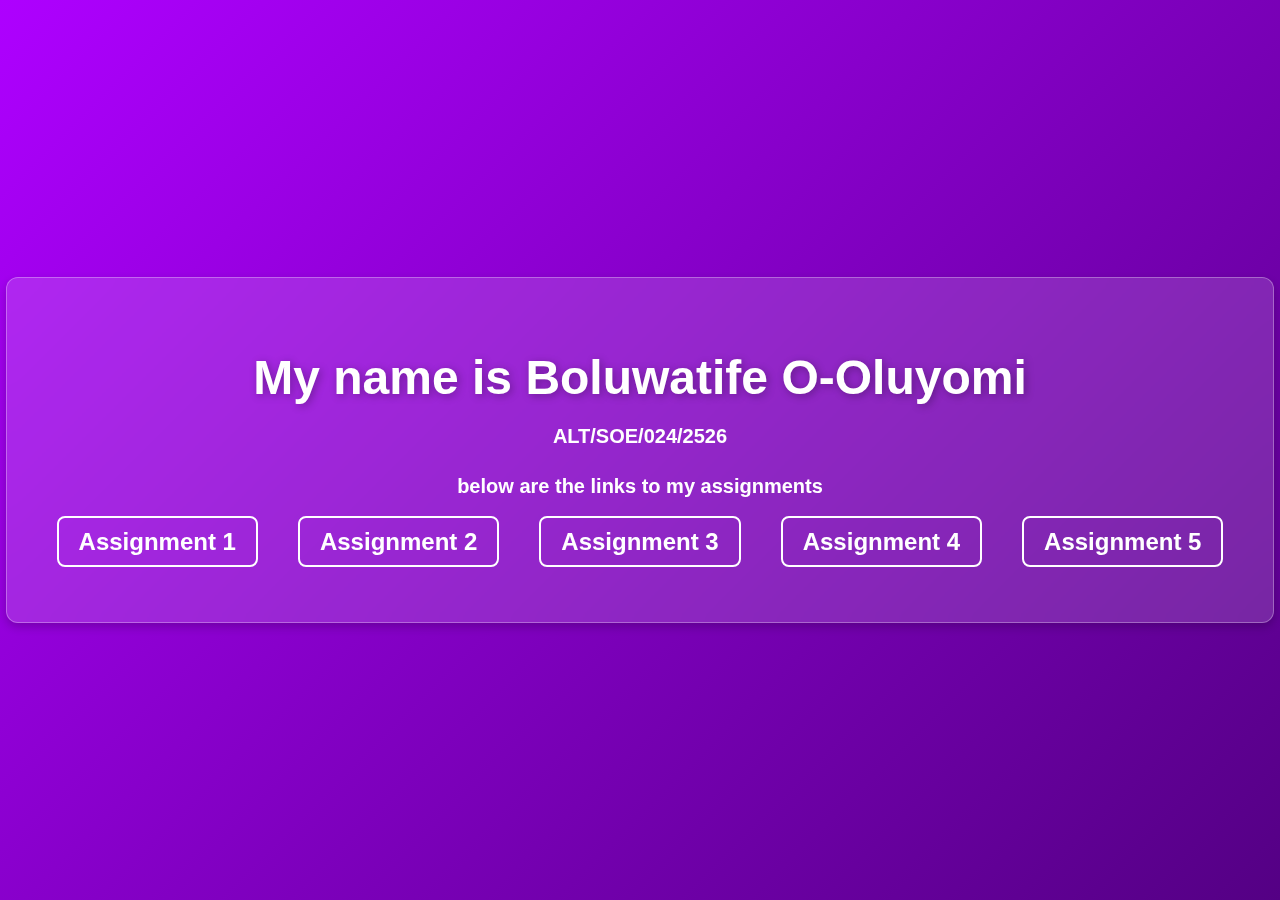
<file: all-projects/index.html>
<!DOCTYPE html>
<html lang="en">
<head>
    <meta charset="UTF-8">
    <meta name="viewport" content="width=device-width, initial-scale=1.0">
    <title>My Projects</title>
    <style>
        body {
        margin: 0;
        padding: 0;
        background: linear-gradient(135deg, #ae00ff, #540084);
        font-family: Arial, sans-serif;
        display: flex;
        justify-content: center;
        align-items: center;
        min-height: 100vh;
        }

        .container {
        text-align: center;
        padding: 40px;
        background: rgba(255, 255, 255, 0.15);
        border: 1px solid rgba(255, 255, 255, 0.3);
        border-radius: 12px;
        box-shadow: 0 4px 10px rgba(0, 0, 0, 0.2);
        backdrop-filter: blur(10px);
        }

        h1 {
        color: #fff;
        margin-bottom: 20px;
        font-size: 3em;
        text-shadow: 2px 2px 8px rgba(0, 0, 0, 0.3);
        }

        h3,h4{
            color: #fff;
            margin-bottom: 20px;
            font-size: 20px;
        }
        ul {
        list-style: none;
        padding: 0;
        display: flex;
        flex-wrap: wrap;
        justify-content: center;
        gap: 20px;
        }

        li {
        margin: 10px;
        }

        a {
        text-decoration: none;
        color: #fff;
        font-size: 1.5em;
        font-weight: bold;
        padding: 10px 20px;
        border: 2px solid #fff;
        border-radius: 8px;
        transition: all 0.3s ease;
        }

        a:hover {
        background: #fff;
        color: #ae00ff;
        transform: translateY(-5px);
        }
    </style>
</head>
<body>
  <div class="container">
    <h1>My name is Boluwatife O-Oluyomi </h1>
    <h3> ALT/SOE/024/2526</h3>
    <h4> below are the links to my assignments </h4>
    <ul>
      <li><a href="assi/">Assignment 1</a></li>
      <li><a href="ass2/">Assignment 2</a></li>
      <li><a href="ass3/">Assignment 3</a></li>
      <li><a href="ass4/">Assignment 4</a></li>
      <li><a href="ass5/">Assignment 5</a></li>
    </ul>
  </div>
</body>
</html>
</file>
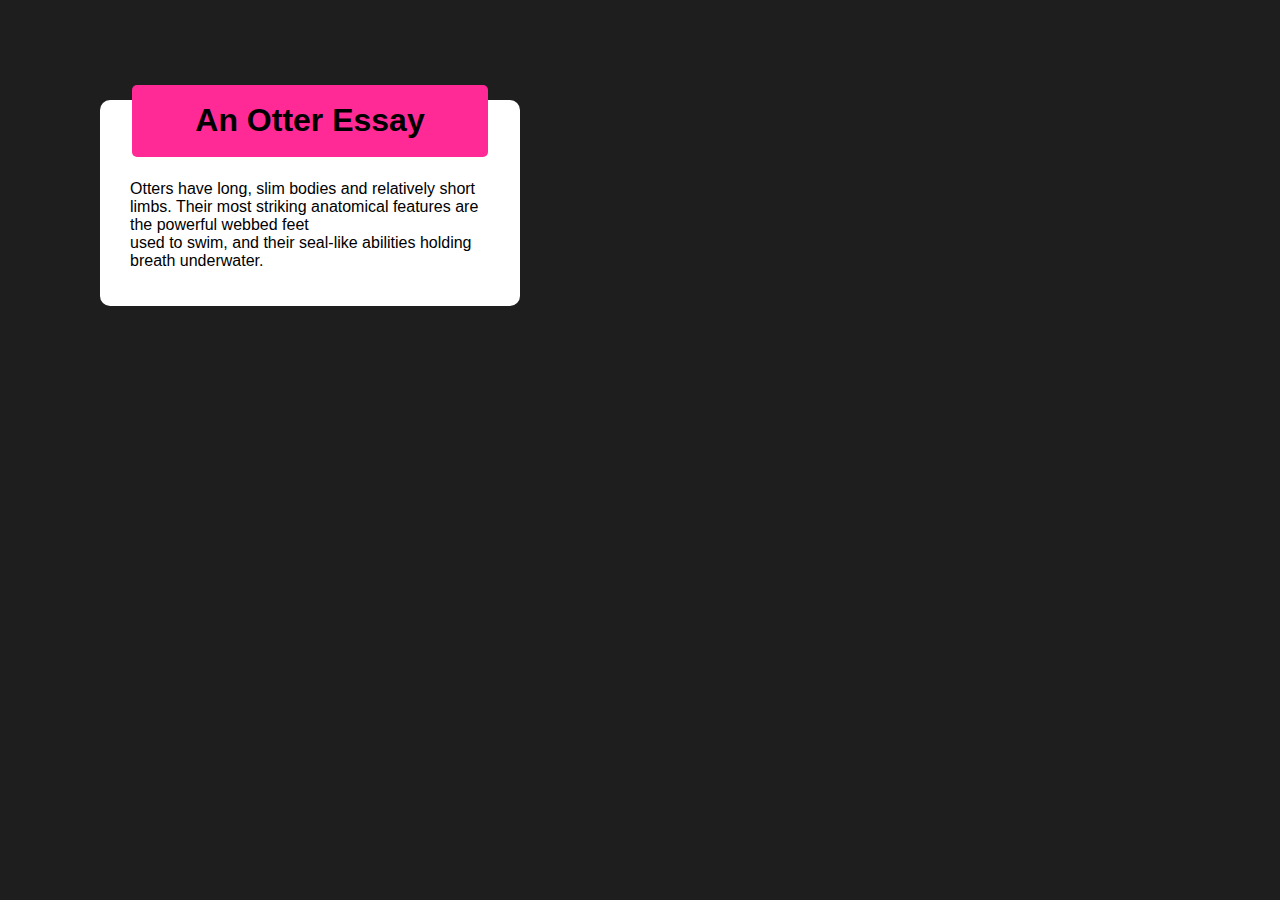
<file: ass1/Index.html>
<!DOCTYPE html>
<html lang="en">
<head>
    <meta charset="UTF-8">
    <meta name="viewport" content="width=device-width, initial-scale=1.0">
    <title>CSS ASSIGNMENT 1</title>
    <link rel="stylesheet" href="style.css">

</head>
<body>
    <section class="container">
        <div class="content">
            <div class="heading">An Otter Essay</div>
            <div class="main">
                <p class="main">Otters have long, slim bodies and relatively short limbs. Their most striking anatomical features are the powerful webbed feet <br> used to swim, and their seal-like abilities holding breath underwater.</p>
            </div>
        </div>
    </section>
</body>
</html>
</file>
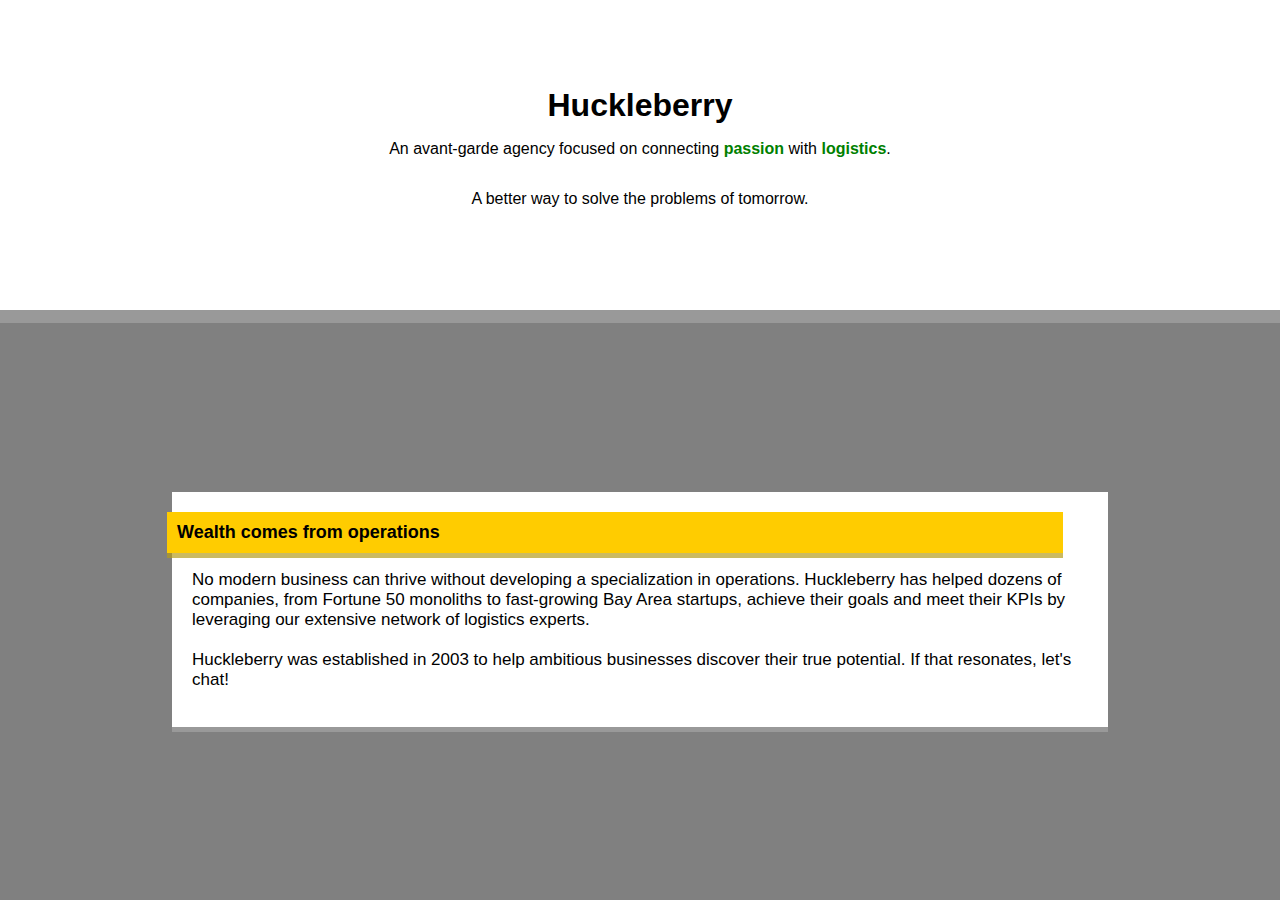
<file: ass2/index.html>
<!DOCTYPE html>
<html lang="en">
<head>
    <meta charset="UTF-8">
    <meta name="viewport" content="width=device-width, initial-scale=1.0">
    <title>Document</title>
    <link rel="stylesheet" href="style.css">
</head>
<body>
    <div class="container">
        <div class="header">
            <h1>Huckleberry</h1>
            <p>An avant-garde agency focused on connecting <span class="highlight">passion</span> with <span class="highlight">logistics</span>.</p>
            <p>A better way to solve the problems of tomorrow.</p>
        </div>
        <div class="main">
            <div class="content">
                <div class="banner">Wealth comes from operations</div>
                <p>No modern business can thrive without developing a specialization in operations.
                    Huckleberry has helped dozens of companies, from Fortune 50 monoliths to fast-growing Bay Area startups,
                    achieve their goals and meet their KPIs by leveraging our extensive network of logistics experts.
                    <br><br>
                    Huckleberry was established in 2003 to help ambitious businesses discover their true potential. If that resonates, let's chat!</p>
            </div>

        </div>
    </div>
</body>
</html>
</file>
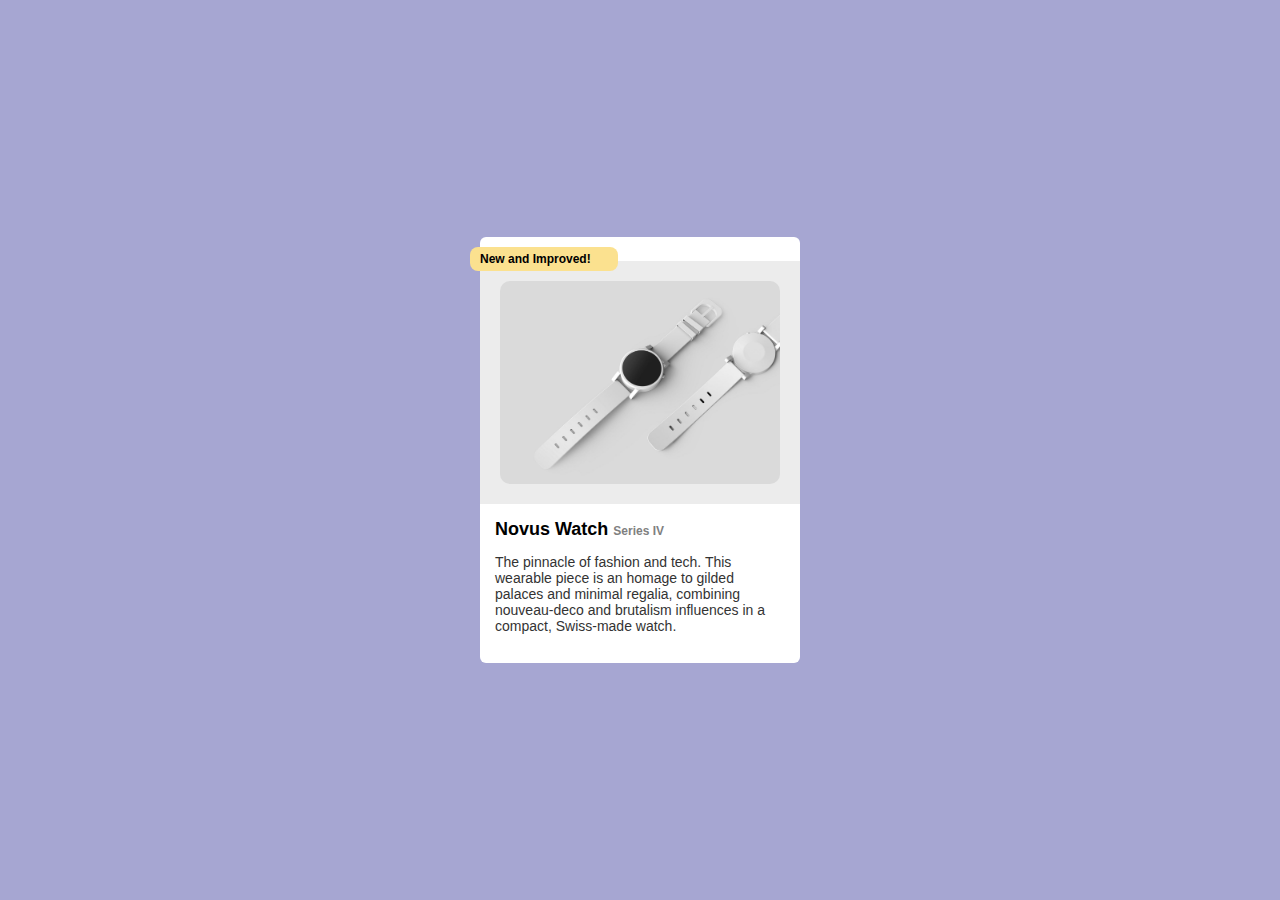
<file: ass3/index.html>
<!DOCTYPE html>
<html lang="en">
<head>
    <meta charset="UTF-8">
    <meta name="viewport" content="width=device-width, initial-scale=1.0">
    <title>Product Card</title>
    <link rel="stylesheet" href="style.css">
</head>
<body>
    <div class="card">
        <div class="badge">New and Improved!</div>
        <div class="image-container">
            <img src="image.png" alt="Novus Watch Series IV">
        </div>
        <div class="content">
            <div class="title">Novus Watch <span class="subtitle">Series IV</span></div>
            <div class="description">
                <p>The pinnacle of fashion and tech. This wearable piece is an homage to gilded palaces and minimal regalia, combining nouveau-deco and brutalism influences in a compact, Swiss-made watch.</p>
            </div>
        </div>
    </div>
</body>
</html>
</file>
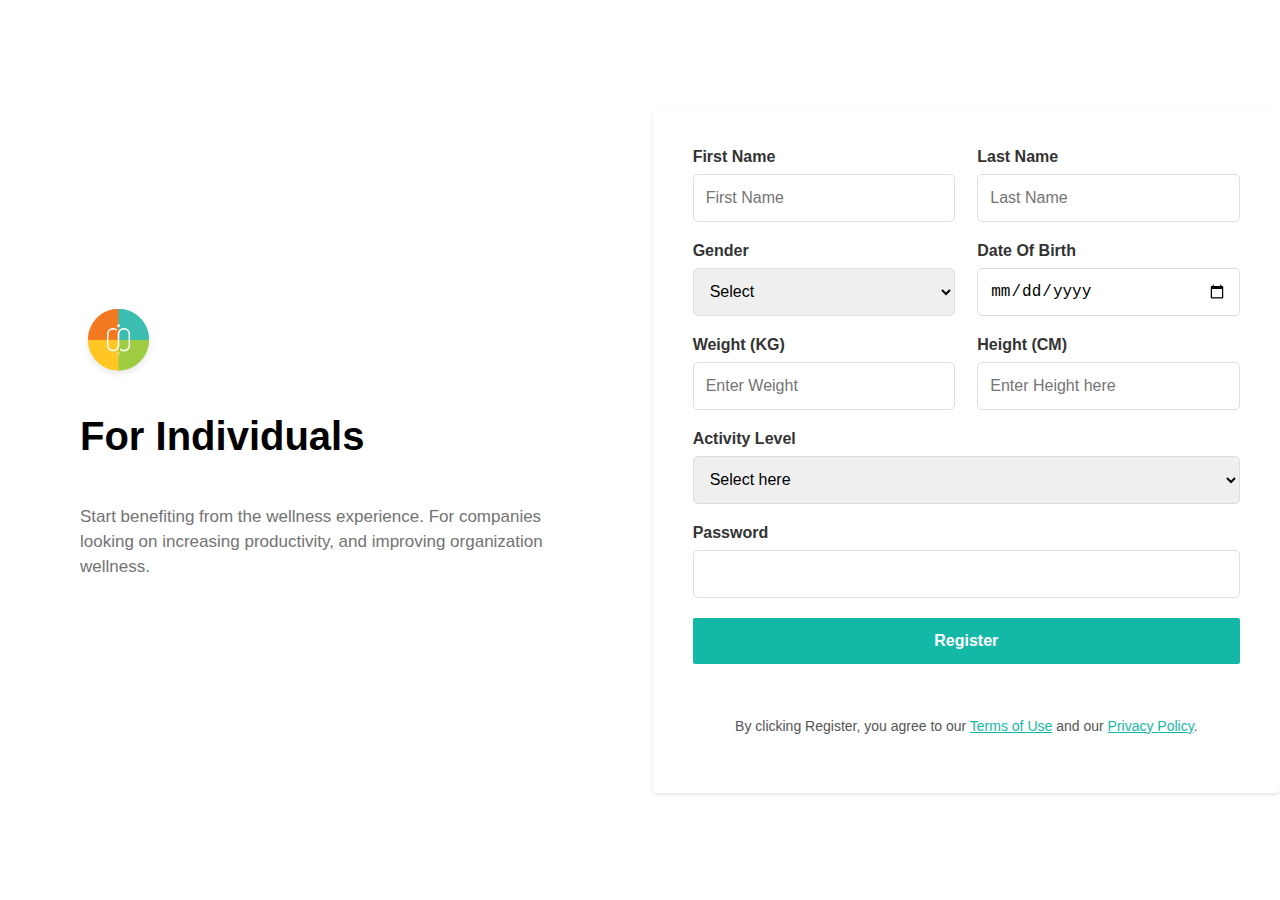
<file: ass4/index.html>
<!DOCTYPE html>
<html lang="en">

<head>
    <meta charset="UTF-8">
    <meta name="viewport" content="width=device-width, initial-scale=1.0">
    <title>Responsive Form</title>
    <link rel="stylesheet" href="style.css">
</head>

<body>
    <div class="container">
        <div class="left-container">
            <img src="Logo.png" alt="Wellness Experience Logo">
            <h1>For Individuals</h1>
            <p>Start benefiting from the wellness experience. For companies looking on increasing productivity, and
                improving organization wellness.</p>
        </div>
        <div class="form-container">
            <form id="reg-form">
                <div class="form-group">
                    <label for="FirstName">First Name</label>
                    <input type="text" id="firstname" name="FirstName" placeholder="First Name" required>
                </div>

                <div class="form-group">
                    <label for="LastName">Last Name</label>
                    <input type="text" id="lastname" name="LastName" placeholder="Last Name" required>
                </div>

                <div class="form-group">
                    <label for="Gender">Gender</label>
                    <select id="gender" name="Gender" required>
                        <option value="">Select</option>
                        <option value="male">Male</option>
                        <option value="female">Female</option>
                        <option value="other">Other</option>
                    </select>
                </div>

                <div class="form-group">
                    <label for="DateOfBirth">Date Of Birth</label>
                    <input type="date" id="dateofbirth" name="DateOfBirth" required>
                </div>

                <div class="form-group">
                    <label for="Weight">Weight (KG)</label>
                    <input type="number" id="weight" name="Weight" placeholder="Enter Weight" required>
                </div>

                <div class="form-group">
                    <label for="Height">Height (CM)</label>
                    <input type="number" id="height" name="Height" placeholder="Enter Height here" required>
                </div>

                <div class="form-group full-width">
                    <label for="ActivityLevel">Activity Level</label>
                    <select name="ActivityLevel" id="activityLevel" required>
                        <option value="">Select here</option>
                        <option value="low">Low</option>
                        <option value="medium">Medium</option>
                        <option value="high">High</option>
                    </select>
                </div>

                <div class="form-group full-width">
                    <label for="Password">Password</label>
                    <input type="password" id="Password" name="Password" required>
                </div>

                <div class="form-group full-width">
                    <button type="submit" id="submit">Register</button>
                </div>

            </form>
            <p>By clicking Register, you agree to our <a href="#">Terms of Use</a> and our <a
                    href="#">Privacy Policy</a>.</p>
        </div>
    </div>
</body>

</html>
</file>
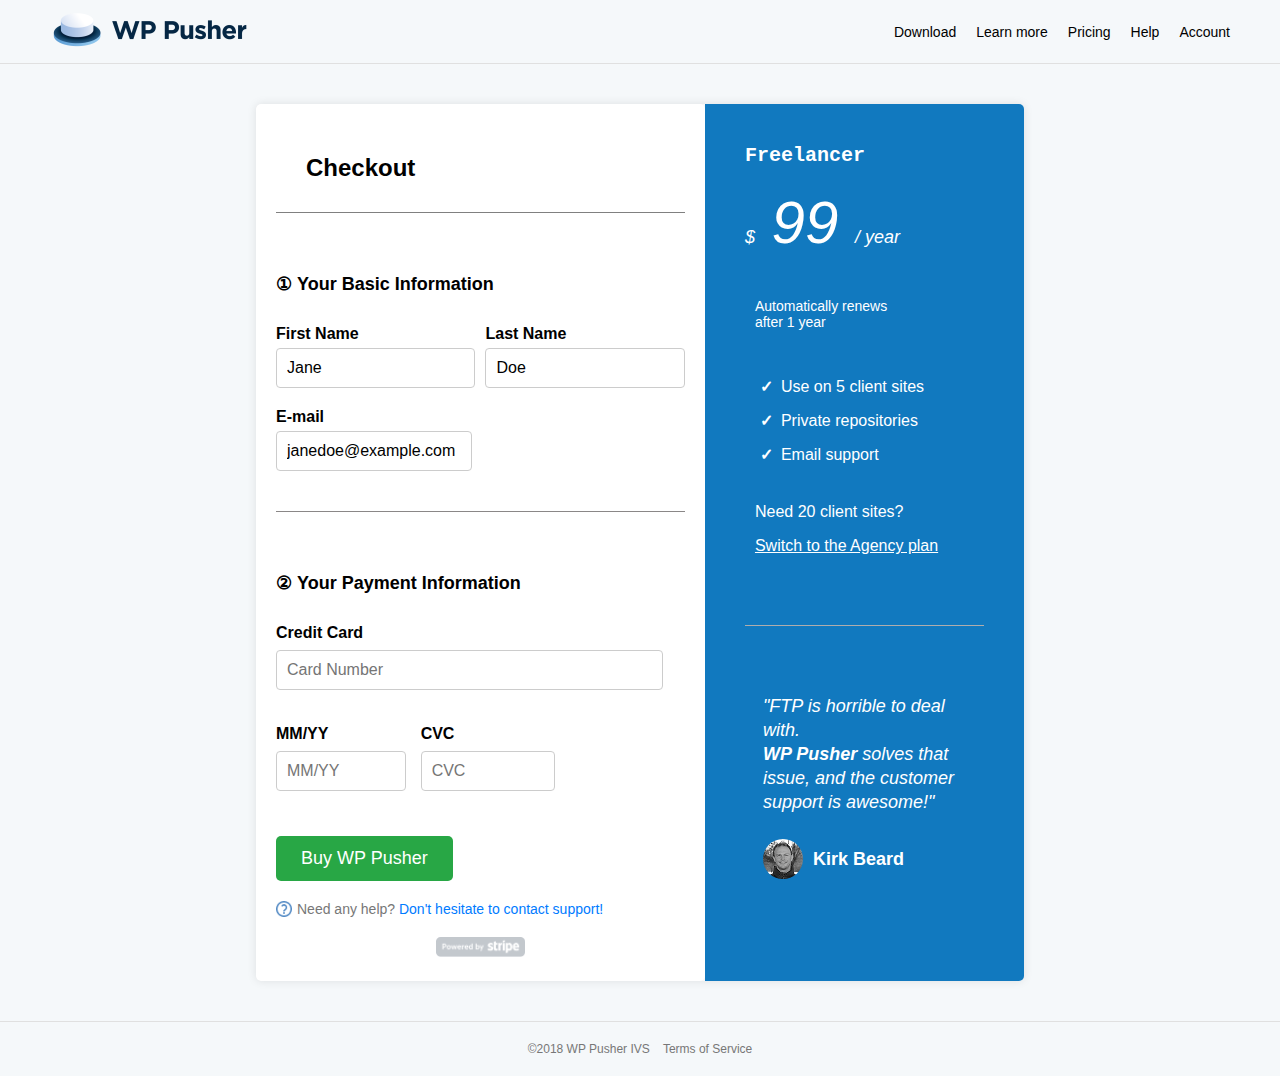
<file: ass5/index.html>
<!DOCTYPE html>
<html lang="en">
<head>
    <meta charset="UTF-8">
    <meta name="viewport" content="width=device-width, initial-scale=1.0">
    <title>WP Pusher Checkout</title>
    <link rel="stylesheet" href="style.css">
</head>
<body>
    <header>
        <div class="header-inner">
            <div class="logo">
                <img src="image.png" alt="WP Pusher Logo">
            </div>
            <nav>
                <ul>
                    <li><a href="#">Download</a></li>
                    <li><a href="#">Learn more</a></li>
                    <li><a href="#">Pricing</a></li>
                    <li><a href="#">Help</a></li>
                    <li><a href="#">Account</a></li>
                </ul>
            </nav>
        </div>
    </header>

    <div class="container">
        <div class="checkout-form">
            <h2 class="top">Checkout</h2>
            <form>
                <section class="form-section">
                    <h2 id="info">Your Basic Information</h2>
                    <div class="name-fields">
                        <div class="form-group">
                            <label for="firstName">First Name</label>
                            <input type="text" id="firstName" name="firstName" value="Jane">
                        </div>
                        <div class="form-group">
                            <label for="lastName">Last Name</label>
                            <input type="text" id="lastName" name="lastName" value="Doe">
                        </div>
                    </div>
                    <div class="form-group full-width">
                        <label for="email">E-mail</label>
                        <input type="email" id="email" name="email" value="janedoe@example.com">
                    </div>
                </section>

                <section class="form-section">
                    <h2 id="pay">Your Payment Information</h2>
                    <div class="payment-fields">
                        <div class="form-group card-number">
                            <label for="cardNumber">Credit Card</label>
                            <input type="text" id="cardNumber" name="cardNumber" placeholder="Card Number">
                        </div>
                        <div class="form-group">
                            <label for="mmYy">MM/YY</label>
                            <input type="text" id="mmYy" name="mmYy" placeholder="MM/YY">
                        </div>
                        <div class="form-group">
                            <label for="cvc">CVC</label>
                            <input type="text" id="cvc" name="cvc" placeholder="CVC">
                        </div>
                    </div>
                </section>

                <button type="submit" class="buy-button">Buy WP Pusher</button>

                <div class="help-section">
                    <img src="help.png" width="16" height="16" alt="Help Icon">
                    <span>Need any help? <a href="#">Don't hesitate to contact support!</a></span>
                </div>
                <div class="stripe-logo">
                    <img src="stripe.png" alt="Stripe Logo">
                </div>
            </form>
        </div>

        <div class="checkout-plan">
            <h2>Freelancer</h2>
            <p class="price"> <span id="dollar">$</span> 99 <span>/ year</span></p>
            <p class="renew"> Automatically renews <br>after 1 year</p>

            <ul>
                <li>Use on 5 client sites</li>
                <li>Private repositories</li>
                <li>Email support</li>
            </ul>

            <p class="client">Need 20 client sites?</p>
            <a href="#" class="switch">Switch to the Agency plan</a>

            <div class="testimonial">
                <p>"FTP is horrible to deal with. <br>
                    <span> WP Pusher </span>solves that issue, and the customer support is awesome!"</p>
                <div class="author">
                    <img src="kirkbeard.png" alt="Kirk Beard">
                    <span>Kirk Beard</span>
                </div>
            </div>
        </div>

    </div>
    <footer>
        &copy;2018 WP Pusher IVS &nbsp;&nbsp; <a href="#">Terms of Service</a>
    </footer>
</body>
</html>
</file>
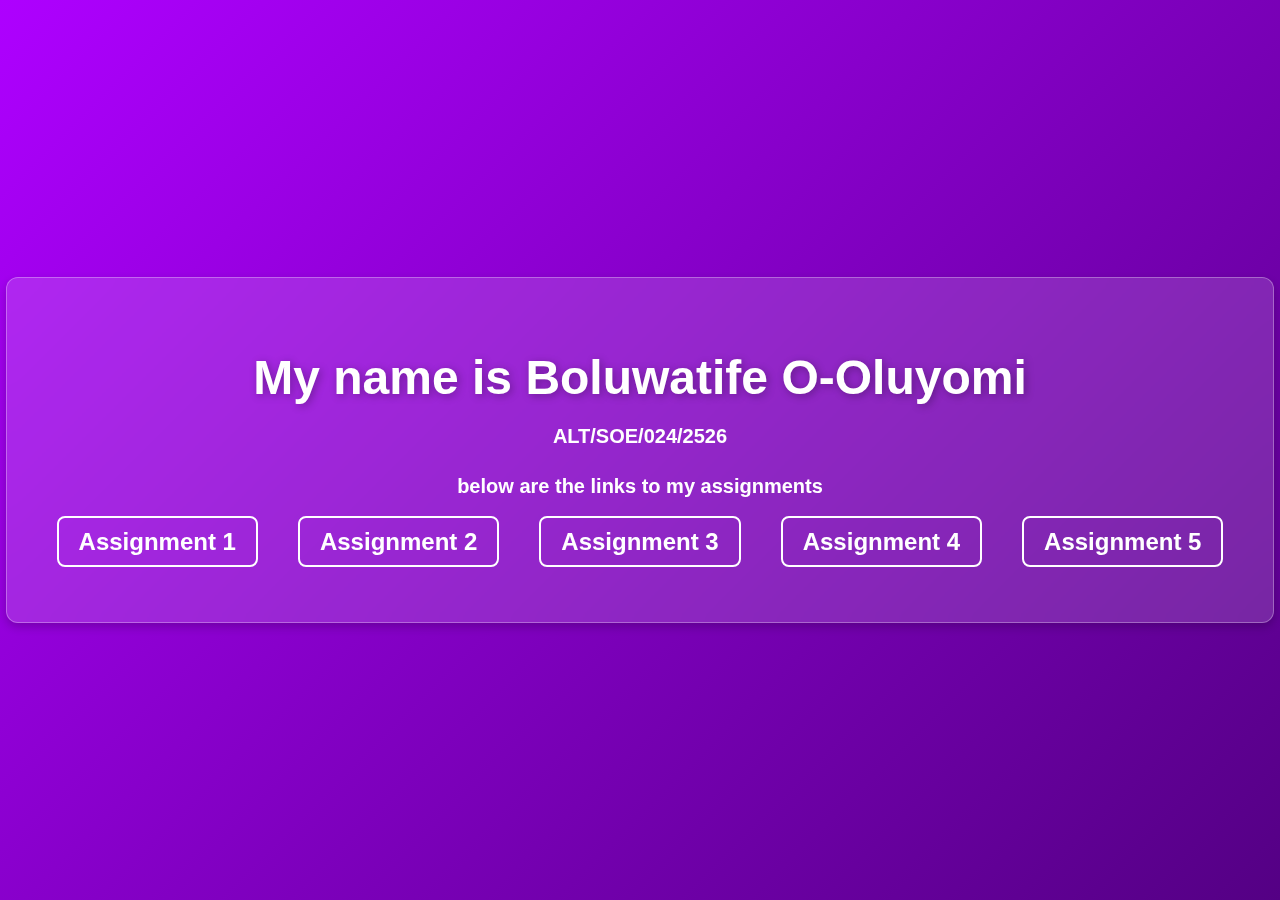
<file: projects.html>
<!DOCTYPE html>
<html lang="en">
<head>
    <meta charset="UTF-8">
    <meta name="viewport" content="width=device-width, initial-scale=1.0">
    <title>My Projects</title>
    <style>
        body {
        margin: 0;
        padding: 0;
        background: linear-gradient(135deg, #ae00ff, #540084);
        font-family: Arial, sans-serif;
        display: flex;
        justify-content: center;
        align-items: center;
        min-height: 100vh;
        }

        .container {
        text-align: center;
        padding: 40px;
        background: rgba(255, 255, 255, 0.15);
        border: 1px solid rgba(255, 255, 255, 0.3);
        border-radius: 12px;
        box-shadow: 0 4px 10px rgba(0, 0, 0, 0.2);
        backdrop-filter: blur(10px);
        }

        h1 {
        color: #fff;
        margin-bottom: 20px;
        font-size: 3em;
        text-shadow: 2px 2px 8px rgba(0, 0, 0, 0.3);
        }

        h3,h4{
            color: #fff;
            margin-bottom: 20px;
            font-size: 20px;
        }
        ul {
        list-style: none;
        padding: 0;
        display: flex;
        flex-wrap: wrap;
        justify-content: center;
        gap: 20px;
        }

        li {
        margin: 10px;
        }

        a {
        text-decoration: none;
        color: #fff;
        font-size: 1.5em;
        font-weight: bold;
        padding: 10px 20px;
        border: 2px solid #fff;
        border-radius: 8px;
        transition: all 0.3s ease;
        }

        a:hover {
        background: #fff;
        color: #ae00ff;
        transform: translateY(-5px);
        }
    </style>
</head>
<body>
  <div class="container">
    <h1>My name is Boluwatife O-Oluyomi </h1>
    <h3> ALT/SOE/024/2526</h3>
    <h4> below are the links to my assignments </h4>
    <ul>
      <li><a href="ass1/">Assignment 1</a></li>
      <li><a href="ass2/">Assignment 2</a></li>
      <li><a href="ass3/">Assignment 3</a></li>
      <li><a href="ass4/">Assignment 4</a></li>
      <li><a href="ass5/">Assignment 5</a></li>
    </ul>
  </div>
</body>
</html>
</file>
<file: ass1/style.css>
body{
    background-color:#1e1e1e;
    color: black;
    margin: 0;
    font-family:Verdana, Geneva, Tahoma, sans-serif;


}
.container{
    display:flex;
    justify-content: center;
    align-items: center;
    width: 100%;
    height: 100vh;
}

.content{
    background-color: white;
    border-radius: 10px;
    width: 360px;
    padding: 40px 30px 20px 30px;
    text-align: center;
    position: absolute;
    top: 100px;
    left: 100px;
    

}
.heading{
    display:flex;
    justify-content: center;
    align-items: center;
    background-color: #ff2a95;
    font-weight: 900;
    font-size: 32px;
    padding: 10px;
    position: absolute;
    top: -15px; 
    right: 0;
    left: 0;
    margin: 0 auto;
    width: 80%;
    height: 25%;
    border-radius: 5px;
}
.main{
    font-size: 16px;
    text-align: left;
    margin-top: 40px;
    font-weight:500;
}
</file>
<file: ass2/style.css>
body {
    font-family: Arial, sans-serif;
    margin: 0;
    padding: 0;
    display: flex;
    justify-content: center;
}
.container {
    height: 100vh;
    width: 100%;
    display: flex;
    flex-direction: column;
}
.header  {
    background-color: white;
    padding: 20px;
    display: flex;
    height:30%;
    flex-direction: column;
    justify-content: center;
    align-items: center;
    text-align: left;
    border-bottom: 8px solid rgba(153, 153, 153, 1);

}
.header h1 {
    margin: 0px;
}
.highlight {
    color: green;
    font-weight: bold;
}
.content{
    background-color: white;
    width:70%;
    padding: 20px;            
    border-bottom: 5px solid rgba(153, 153, 153, 1);
}
.main {
    background-color: gray;
    display: flex;
    flex: 1;
    align-items: center;
    justify-content: center;
    border-top: 5px solid rgba(153, 153, 153, 1);
}

.banner {
    position: relative;
    left:-25px;
    background-color: #ffcc00;
    padding: 10px;
    font-weight: bold;
    font-size: 18px;
    box-shadow: 0 5px rgba(179, 155, 24, 0.692);
}
.content p {
    text-align: left;
    font-size: 17px;
}
</file>
<file: ass3/style.css>
body {
    background-color: rgb(166, 166, 210);
    display: flex;
    justify-content: center;
    align-items: center;
    height: 100vh;
    margin: 0;
    font-family: Arial, sans-serif;
}

.card {
    background: white;
    width: 320px;
    border-radius: 6px;
}

.badge {
    position: relative;
    width: 40%;
    top: 10px;
    left: -10px;
    background: #FBE18F;
    padding: 5px 10px;
    border-radius: 8px;
    font-weight: bold;
    font-size: 12px;
}

.image-container {
    background: #ECECEC;
    padding: 20px;
    display: flex;
    justify-content: center;
}

.image-container img {
    width: 100%;
    max-width: 280px;
    border-radius: 10px;
}

.content {
    padding: 15px;
}

.title {
    font-size: 18px;
    font-weight: bold;
}

.subtitle {
    font-size: 12px;
    color: gray;
}

.description {
    font-size: 14px;
    margin-top: 10px;
    color: #333;
}
</file>
<file: ass4/style.css>
body {
    font-family: Arial, sans-serif;
    background-color: rgba(255, 255, 255, 1);
    display: flex;
    flex-direction: column;
    align-items: center;
    min-height: 100vh;
    margin:0;
}

.container {
    padding: 40px;
    display: flex;
    align-items: center;
    box-shadow: 0 5px 15px rgba(0, 0, 0, 0.1);
    width: 100%;
    flex: 1;
    background-color: rgba(255, 255, 255, 1);
}

.left-container {
    width: 90%;
    display: flex;
    flex-direction: column;
    padding-left: 80px;
    padding-right: 80px;
    text-align: left;
}

.left-container img {
    width: 77.4px;
    height: 80px;
}

.left-container h1 {
    line-height: 50px;
    font-weight: 700;
    font-size: 40px;
}

.left-container p {
    font-size: 17px;
    font-weight: 400;
    color: rgba(115, 115, 115, 1);
    line-height: 25px;
}

.form-container {
    display: flex;
    flex-direction: column;
    padding: 40px;
    border-radius: 5px;
    box-shadow: 0 2px 4px rgba(0, 0, 0, 0.1);
    width: 100%;
    max-width: 580px;
    margin: 0 auto;
    background-color: rgba(255, 255, 255, 1);
}

#reg-form {
    display: flex;
    flex-wrap: wrap;
    justify-content: space-between;
}

.form-group {
    display: flex;
    flex-direction: column;
    margin-bottom: 20px;
    width: 48%;
}

.form-group.full-width {
    width: 100%;
}

.form-group label {
    display: flex;
    align-items: left;
    font-size: 16px;
    font-weight: 600;
    margin-bottom: 8px;
    color: #333;
}

.form-group input,
.form-group select,
.form-group input[type="date"] {
    padding: 12px;
    height: 48px;
    border: 1px solid #ddd;
    border-radius: 5px;
    font-size: 16px;
    box-sizing: border-box;
}

#submit {
    background: #14b8a6;
    color: rgba(255, 255, 255, 1);
    padding: 14px;
    border: none;
    font-size: 16px;
    border-radius: 2px;
    cursor: pointer;
    width: 100%;
    font-weight: 600;
}

.form-container p {
    line-height: 25px;
    font-weight: 400;
    font-size: 14px;
    text-align: center;
    color: #555;
    margin-top: 30px;
}

.form-container a {
    color: #14b8a6;
    text-decoration: underline;
}

@media (max-width: 600px) {
    body {
        align-items: stretch;
    }

    .container {
        flex-direction: column;
        padding: 20px;
        align-items: stretch;
    }

    .left-container {
        width: 100%;
        padding-left: 20px;
        padding-right: 20px;
        text-align: center;
        margin-bottom: 30px;
    }

    .left-container h1 {
        font-size: 30px;
        line-height: 40px;
    }

    .left-container p {
        font-size: 16px;
    }

    .form-container {
        width: 100%;
        max-width: none;
        padding: 20px;
        box-shadow: none;
    }

    .form-group {
        width: 100%;
    }

    .form-container p {
        font-size: 13px;
        margin-top: 20px;
    }
}
</file>
<file: ass5/style.css>
body, h1, h2, h3, h4, h5, h6, p, ul, ol, li, form, fieldset, legend {
    margin: 0;
    padding: 0;
}

body {
    font-family: sans-serif;
    background-color: rgba(245, 248, 250, 1);
    width: 100%;
}

.container {
    width: 60%;
    min-height: 80vh;
    margin: 40px auto 40px;
    background-color: rgb(255, 255, 255);
    box-shadow: 0 0 10px rgba(0, 0, 0, 0.1);
    border-radius: 5px;
    overflow: hidden;
    display: flex;

}
header {
    background-color: rgba(245, 248, 250, 1);
    padding: 10px 0;
    border-bottom: 1px solid #e0e0e0;
    width: 100%;
}


.header-inner {
    width: 100%;
    margin: 0;
    display: flex;
    justify-content: space-between;
    align-items: center;
    padding: 0 50px;
    box-sizing: border-box;
}


header .logo img {
    height: 39px;
    width: 200px;
}

header nav ul {
    list-style: none;
    display: flex;
}

header nav ul li {
    margin-left: 20px;

}

header nav ul li a {
    text-decoration: none;
    color: #000000;
    font-size: 14px;
    padding: 5px 0;
}

header nav ul li a:hover {
    color: #00b909;
}

.checkout-plan .renew{
    font-size: 14px;
    margin-bottom: 20px;
    padding: 10px;
}
.checkout-plan {
    width: 38%;
    display:flex;
    align-items: left;
    flex-direction: column;
    background-color: rgba(17, 121, 191, 1);
    padding: 40px;
    color: #ffffff;
    overflow: hidden;
}

.checkout-plan h2 {
    font-family:'Courier New', Courier, monospace;
    font-size: 20px;
    margin-top: 0;
    margin-bottom: 20px;
    font-weight: 700;

}
.checkout-form {
    padding: 20px;
    width: 65%;
    background-color:rgb(255, 255, 255);
    box-shadow: 0 0 10px rgba(0, 0, 0, 0.1);
    border-radius: 5px;

}
.checkout-form .top{
    padding:30px;
    border-bottom: 1px solid gray;
}
.form-section {
    margin-bottom: 25px;
    width: 100%;

}

 .form-section h2 {
    font-size: 18px;
    margin-top: 0;
    padding: 60px 20px 10px 0;
    margin-bottom: 20px;
    font-weight: bold;
    color: #000000;
}
#pay{
    margin-top: 40px;
    border-top: 1px solid rgb(138, 135, 135);
}
.form-section h2::before {
    content: '①';
    margin-right: 5px;
    color: #000000;
}

.form-section:nth-of-type(2) h2::before {
    content: '②';
}

.form-group {
    display: flex;
    flex-direction: column;
    margin-bottom: 20px;
    width: 48%;
}

.form-group label {
    display: block;
    font-weight: bold;
    margin-bottom: 5px;
}

.form-group input[type="text"],
.form-group input[type="email"] {
    padding: 10px;
    border: 1px solid #ccc;
    border-radius: 4px;
    box-sizing: border-box;
    font-size: 16px;
}




.checkout-plan .price {
    font-size: 60px;
    font-weight: 300;
    line-height: 72px;
    margin-bottom: 15px;
    font-style: italic;
}
#dollar{
    font-size: 18px;
    font-weight: normal;
}
.checkout-plan .price span {
    font-size: 18px;
    font-weight: normal;
}

.checkout-plan ul {
    list-style: none;
    margin: 15px;
    font-size: 16px;
    line-height: 24px;
}

.checkout-plan ul li {
    margin-bottom: 10px;
    display: flex;
    align-items: center;
}

.checkout-plan ul li::before {
    content: '✓';
    display: inline-block;
    margin-right: 8px;
    font-weight: bold;
}
.checkout-plan .client{
    font-size: 16px;
    line-height: 19.2px;
    color: #ffffff;
    padding: 10px 10px 5px 10px;

}
.checkout-plan .switch{

    font-size: 16px;
    line-height: 19.2px;
    color: #ffffff;
    padding: 10px 10px 70px 10px;
    border-bottom: 1px solid rgb(175, 173, 173);
}


.checkout-plan .switch:hover {
    text-decoration: underline;
}

.checkout-plan .testimonial {
    border: 20px;
    font-size: 18px;
    padding: 18px;
    border-radius: 5px;
    margin-top: 50px;
}

.checkout-plan .testimonial p {
    font-style: italic;
    margin-bottom: 15px;
    line-height: 24px;
    padding-bottom: 10px;

}
.checkout-plan .testimonial p span{
    font-weight: bold;
    line-height: 24px;

}

.checkout-plan .testimonial .author {
    display: flex;
    align-items: center;
}

.checkout-plan .testimonial .author img {
    width: 40px;
    height: 40px;
    border-radius: 50%;
    margin-right: 10px;
}

.checkout-plan .testimonial .author span {
    font-weight: bold;
}


.name-fields {
    display: flex;
    margin-right: -10px;
}

.name-fields .form-group {
    width: 50%;
    padding-right: 10px;
    box-sizing: border-box;
}

.form-group .full-width input[type="email"] {
    width: 100calc(100% - 22px);
}
.name-fields .form-group input[type="text"] {
    width: 100%;
}

.payment-fields {
    display: flex;
    flex-wrap: wrap;
    margin-right: -10px;
}

.payment-fields .form-group {
    box-sizing: border-box;
    padding-right: 10px;
}

.payment-fields .form-group.card-number {
    width: 100%;
    padding-bottom: 15px;
}

.payment-fields .form-group.card-number input[type="text"] {
          width: calc(100% - 22px);
}

.payment-fields .form-group:not(.card-number) {
    width: 33.333%;
}
.payment-fields .form-group:nth-child(3) {
    padding-right: 0;
    padding-left: 5px;
}

.payment-fields .form-group input[type="text"] {
    width: 100%;
}
.payment-fields .form-group label {
      margin-bottom: 8px;
}


button.buy-button {
    background-color: #28a745;
    color: white;
    padding: 12px 25px;
    border: none;
    border-radius: 5px;
    font-size: 18px;
    cursor: pointer;
    transition: background-color 0.3s ease;
}

button.buy-button:hover {
    background-color: #218838;
}

.help-section {
    margin-top: 20px;
    font-size: 14px;
    color: #777;
    display: flex;
    align-items: center;
}

.help-section img {
    width: 16px;
    height: 16px;
    vertical-align: middle;
}

.help-section span {
    margin-left: 5px;
}

.help-section a {
    color: #007bff;
    text-decoration: none;
}

.help-section a:hover {
    text-decoration: underline;
}

.stripe-logo {
    text-align: center;
    margin-top: 20px;
}

.stripe-logo img {
    height: 20px;
    opacity: 0.7;
}

footer {
    padding: 20px;
    background-color:  rgba(245, 248, 250, 1);
    text-align: center;
    color: #777;
    font-size: 12px;
    border-top: 1px solid #e0e0e0;
}

footer a {
    color: #777;
    text-decoration: none;
}

footer a:hover {
    text-decoration: underline;
}

/* Media Queries for responsiveness */

@media (max-width: 768px) {
    .container {
        width: 95%;
        flex-direction: column;
        margin: 20px auto;
    }

    .checkout-form {
        width: 100%;
        border-radius: 0;
        box-shadow: none;
    }

    .checkout-plan {
        width: 100%;
        border-radius: 0;
        box-shadow: none;
    }

    .header-inner {
        flex-direction: column;
        text-align: center;
        padding: 20px;
    }

    header .logo {
        margin-bottom: 20px;
    }

    header nav ul {
        flex-direction: column;
        text-align: center;
    }

    header nav ul li {
        margin-left: 0;
        margin-bottom: 10px;
    }

    .name-fields,
    .payment-fields {
        flex-direction: column;
    }

    .name-fields .form-group,
    .payment-fields .form-group:not(.card-number),
    .payment-fields .form-group.card-number {
        width: 100%;
        padding-right: 0;
    }

    .form-group {
        width: 100%;
    }

    .payment-fields .form-group:nth-child(3) {
        padding-left: 0;
    }

    .checkout-plan {
        padding: 20px;
    }

    .checkout-form .top{
        padding: 20px;
    }
    .form-section h2 {
        padding: 40px 0 10px 0;
    }

    .checkout-plan .testimonial {
        margin-top: 20px;
    }

    .checkout-plan .switch{
        padding-bottom: 30px;
    }

    .checkout-plan .price {
        font-size: 40px;
        line-height: 48px;
    }

    .checkout-plan .renew,
    .checkout-plan .client,
    .checkout-plan .switch,
    .checkout-plan ul li,
    .checkout-plan .testimonial p,
    .checkout-plan .testimonial .author span,
    header nav ul li a,
    .form-group label,
    .form-group input[type="text"],
    .form-group input[type="email"],
    button.buy-button,
    .help-section,
    footer,
    .checkout-plan h2,
    .checkout-form .top h2,
    .form-section h2
     {
        font-size: 16px;
    }

    header .logo img {
        height: 30px;
        width: auto;
    }

    .stripe-logo img {
        height: 18px;
    }


}

@media (max-width: 480px) {
    .container {
        width: 100%;
        margin: 0;
        border-radius: 0;
    }

    .header-inner {
        padding: 10px;
    }

    .checkout-form, .checkout-plan {
        padding: 15px;
    }

    .checkout-form .top{
        padding: 15px;
    }

    .form-section h2 {
        padding: 30px 0 10px 0;
    }


    .checkout-plan .price {
        font-size: 32px;
        line-height: 40px;
    }
    .checkout-plan .switch{
        padding-bottom: 20px;
    }

}
</file>
